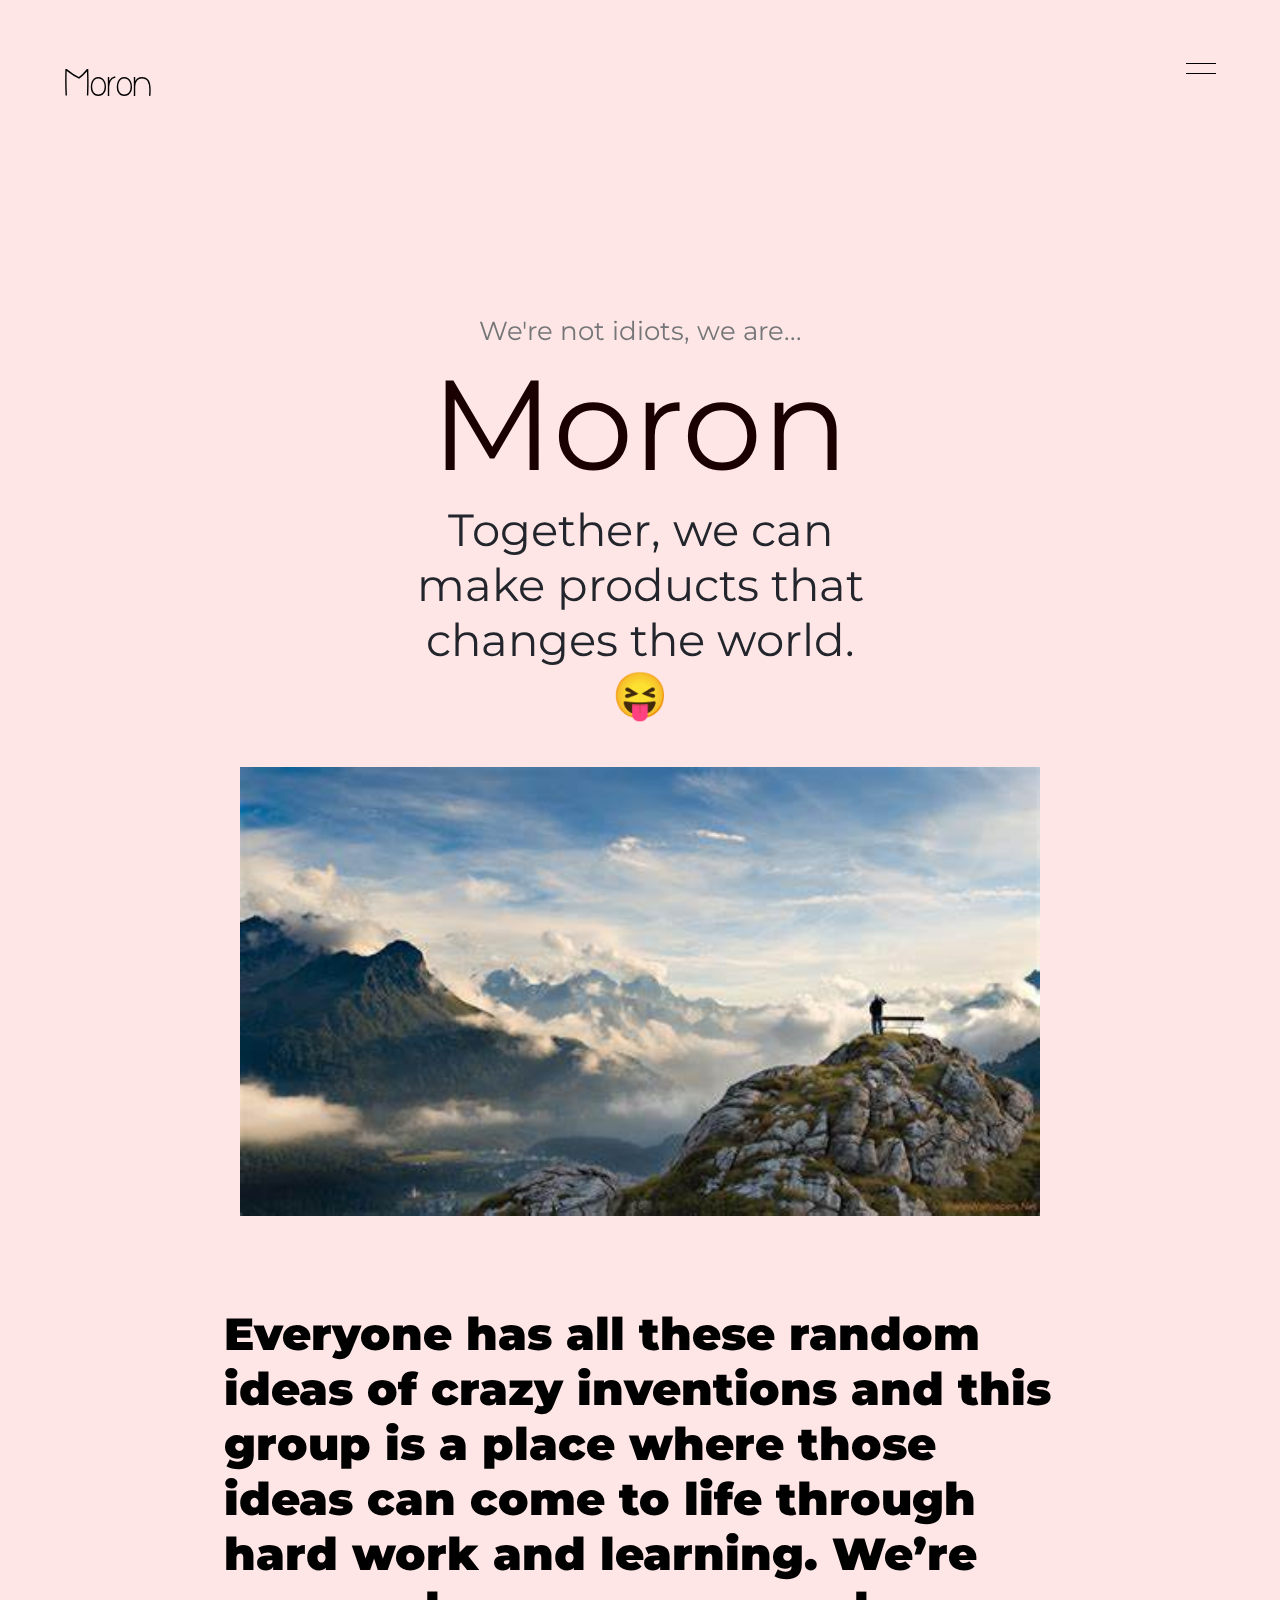
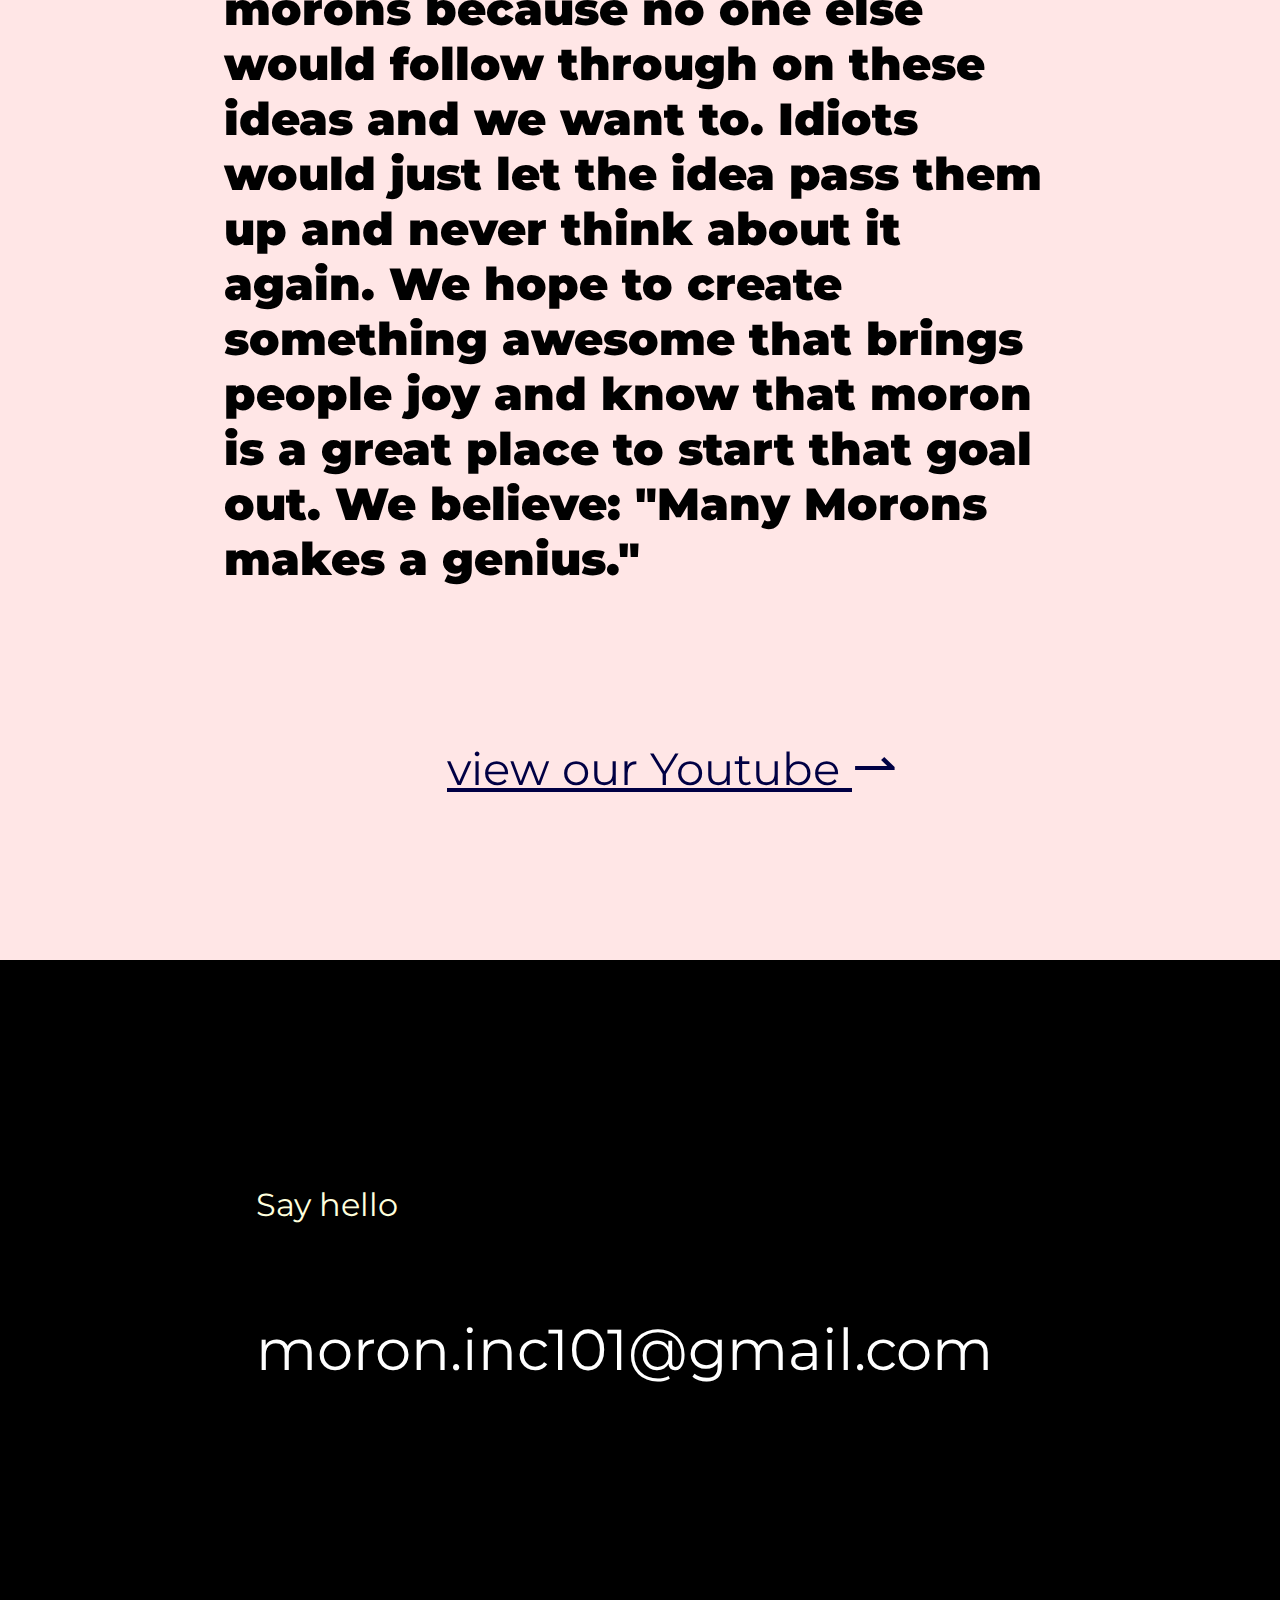
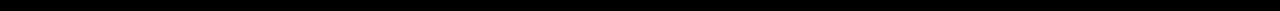
<file: wearemoron/index.html>
<!DOCTYPE html>
<html lang="en" dir="ltr">
  <head>
    <link href = "main.css" rel = "stylesheet">
    <meta charset="utf-8">
    <link href="https://fonts.googleapis.com/css?family=Mansalva&display=swap" rel="stylesheet">
    <link href="https://fonts.googleapis.com/css?family=Montserrat&display=swap" rel="stylesheet">
    <link href="https://fonts.googleapis.com/css?family=Vibes&display=swap" rel="stylesheet">
    <title>Moron - What we build changes the world</title>
  </head>
  <body>
    <div class = "navigation">
      <a class = "left" href = "#target1">Moron</a>
      <a class = "right" href = "#0" onclick="smoothScroll(document.getElementById('scroll-target'))">
        <div class = "line"></div>
        <div class = "line"></div>
      </a>
    </div>
    <div class = "container">
      <div class = "title-container">
        <p class = "slogan">We're not idiots, we are...</p>
         <!-- <br>OR<br> Many Morons makes a genius. -->
        <div class = "title">
          <div class = "top">
            <!-- We Are -->
          </div>
          <div class = "bottom">Moron</div>
        </div>

        <p class = "description_1">
          Together, we can make products that changes the world. 😝
        </p>
      </div>
      <img class = "image-1" src = "images/one.jpg" width = "800px">

      <p class = "description_2">
        Everyone has all these random ideas of crazy inventions and this group is a place where those
        ideas can come to life through hard work and learning. We’re morons because no one else would
        follow through on these ideas and we want to. Idiots would just let the idea pass them up and
        never think about it again. We hope to create something awesome that brings people joy and know
        that moron is a great place to start that goal out. We believe: "Many Morons makes a genius."
      </p>


      <div class = "call-to-action" id = "scroll_target">
      <!-- <p>An innovation squad that makes stuff. That's what's up. Say what's up at:</p> -->
      <!-- <p class = "c2a-words">An innovation squad that makes stuff. That's what's up. Say what's up or learn more about us at:</p> -->
      <div class = "links" >
        <!-- <a class = "email" href = "@mailto:">ouremail@email.com</a> -->

        <a target = "none" class = "youtube" href = "https://www.youtube.com/channel/UCFnAesGXadxkLhpspirSo5g">view our Youtube <p style = "display: inline-block; font-size: 6vh;">&#8640;</p></a>
      </div>



</div>


    </div>

    <div class = "contact" id = "scroll-target">
      <div class = "inner-contact">
        <p class = "hello">Say hello</p>
        <a class = "email" target = "none" href = "@mailto:
moron.inc101@gmail.com">
moron.inc101@gmail.com</a>
      </div>

    </div>
  </body>
  <script>
  console.log(window.innerWidth);

  if (window.innerWidth > 1080){
    document.addEventListener("scroll", function() {
      var num = window.scrollY;
      // translateNum = num / 10;
      letterSpacingNum = num / 10;
      opacityNum = 1 - num / 350;
      // document.querySelector(".top").style.transform = "translateX(" + translateNum + "px)";
      // document.querySelector(".bottom").style.transform = "translateX(-" + translateNum + "px)";
      document.querySelector(".bottom").style.letterSpacing = letterSpacingNum + "px";
      if (opacityNum >= 0 && opacityNum <= 1) {
        document.querySelector(".title-container").style.opacity = opacityNum;

      }
      if (opacityNum < 0){
        document.querySelector(".title-container").style.opacity = 0;

      }


    });
    window.smoothScroll = function(target) {
      var scrollContainer = target;
      do { //find scroll container
          scrollContainer = scrollContainer.parentNode;
          if (!scrollContainer) return;
          scrollContainer.scrollTop += 1;
      } while (scrollContainer.scrollTop == 0);
      var targetY = 0;
      do { //find the top of target relatively to the container
          if (target == scrollContainer) break;
          targetY += target.offsetTop;
      } while (target = target.offsetParent);
      scroll = function(c, a, b, i) {
          i++; if (i > 50) return;
          c.scrollTop = a + (b - a) / 50 * i;
          setTimeout(function(){ scroll(c, a, b, i); }, 20);
      }
      // start scrolling
      scroll(scrollContainer, scrollContainer.scrollTop, targetY, 0);
      }
    }
  </script>
</html>
</file>
<file: wearemoron/main.css>
body {
  background: #ffe6e6;
  /* font-family: 'Mansalva', cursive; */
  font-family: 'Montserrat', sans-serif;
  /* animation: backgroundChange 5s infinite alternate; */
  /* height: 200vh; */
  /* width: 100%; */
  /* overflow-x: hidden; */
  margin: 0;
}
a {
  text-decoration: none;
  color: black;
}
p {
  margin: 0;
}
.navigation {
  z-index: 100;
  width: 90%;
  margin-left: 5%;
  font-size: 3vh;
  pointer-events: none;
}
.left {
  float: left;
  font-family: 'Vibes', cursive;
  font-size: 3vw;
  vertical-align: middle;
}
.right {
  font-size: 3vw;
float: right;
vertical-align: middle;
}
.line {
  height: 1px;
  width: 30px;
  background: black;
  display: block;
  margin-top: 1vh;

}
.title {
  width: 90%;
  overflow: hidden;
}
@media screen and (min-width: 1020px) {
        .navigation {
          position: fixed;
          top: 6vh;


        }
        .title-container {
          position: sticky;
          top: 35vh;
          /* bottom: 0vh; */
          z-index: -1;
        }

        .container {
          text-align: center;
          width: 100%;
          margin-top: 35vh;
          position: sticky;
          bottom: 0;
        }
        .slogan {
          font-size: 2vw;
          color: #747678;
        }
        .title {
          font-size: 10vw;
          color: #1a0000;
          width: 90%;
          margin: auto;
          overflow: hidden;
        }

        .description_1 {
          font-size: 5vh;
          width: 35%;
          margin: auto;
          /* margin-bottom: 3vh; */
          color: #22252b;
        }
        .description_2 {
          font-size: 5vh;
          width: 65%;
          margin: auto;
          margin-top: 5vh;
          margin-bottom: 5vh;
          text-align: left;
          font-weight: 1000;
        }
        .image-1 {
          display: flex;
          margin: auto;
          padding-top: 5vh;
          padding-bottom: 5vh;
        }

        .call-to-action a {
          transition: .5s;
          font-size: 5vh;
          margin: 5vh;
        }
        .call-to-action a:hover {
          color: gray;
          /* text-decoration: none; */
        }
        .call-to-action {
          margin: 5vh auto 5vh auto;

        }
        .c2a-words {
          margin-bottom: 4vh;
          /* display: inline-block; */
          /* width: 20%; */
          text-align: left;
          margin: auto;
          /* margin-left: 5%; */
        }
        .links {
          /* display: inline-block; */
          /* width: 40%; */
          line-height: 10vh;
          margin: 15vh 0 15vh 5%;

        }

        .youtube {
          text-decoration: underline;
          color: #004;
        }
        .email {
          margin-bottom: 3vh;
        }
        .last {

        }
        .email-container {
          display: inline-block;
          /* height: 50vh; */
          /* width: 30vw; */
          /* background: white; */
          /* vertical-align: middle; */
        }
        .youtube-container {
          display: inline-block;
          height: 50vh;
          width: 30vw;
          background: gray;
          vertical-align: middle;
        }

}
.contact {
  /* height: 25vh; */
  padding-bottom: 25vh;
  width: 100%;
  /* text-align: center; */
  background: #000;
  padding-top: 25vh;
  color: white;

}

.contact a {
  margin-top: 25vh;
  /* width: 20%; */
  /* display: inline-block; */
  color: white;
  font-size: 4.5vw;
  transition: .5s;
}
.contact a:hover {
  /* text-decoration: underline; */
}
.contact a:after {
  background: none repeat scroll 0 0 transparent;
  /* bottom: 0; */
  content: "";
  display: block;
  height: 2px;
  left: 50%;
  /* position: absolute; */
  background: #fff;
  transition: width 0.3s ease 0s, left 0.3s ease 0s;
  width: 0;
}
.contact a:hover:after {
  width: 73%;
  left: 0;
}
.hello {
  margin-bottom: 10vh;
  color: #ffd;
  font-size: 2.5vw;
}
.inner-contact {
  margin-left: 20%;
}
@media screen and (max-width: 1020px) {
  .navigation {
    position: absolute;
    /* margin: 6vh 0 6vh 0; */
    top: 4vh;
    border-bottom: 1px solid black;

  }
  .slogan {
    margin-top: 4vh;
    font-weight: bold;
    text-align: center;
    /* display: inline-block; */
    font-size: 5vw;
  }
  .title {
    font-weight: bold;
    font-size: 10vw;
    text-align: center;
    margin-bottom: 2vh;
    /* display: inline-block; */
  }
  .image-1 {
    width: 100%;
    margin: 5vh 0 5vh 0;
  }
  .description_1 {
    /* line-height: 3vh; */
  }
  .container {
    width: 90%;
    margin: 10vh auto auto auto;
    text-align: left;
  }
  .contact {
    margin-top: 10vh;
  }
  .links {
    margin-top: 5vh;
  }
  body {
    /* line-height: 6vh; */
  }
  .youtube {
    font-weight: 400;

  }

}
/* .description_2 {
  position: sticky;
  top: 20vh;
} */
</file>
